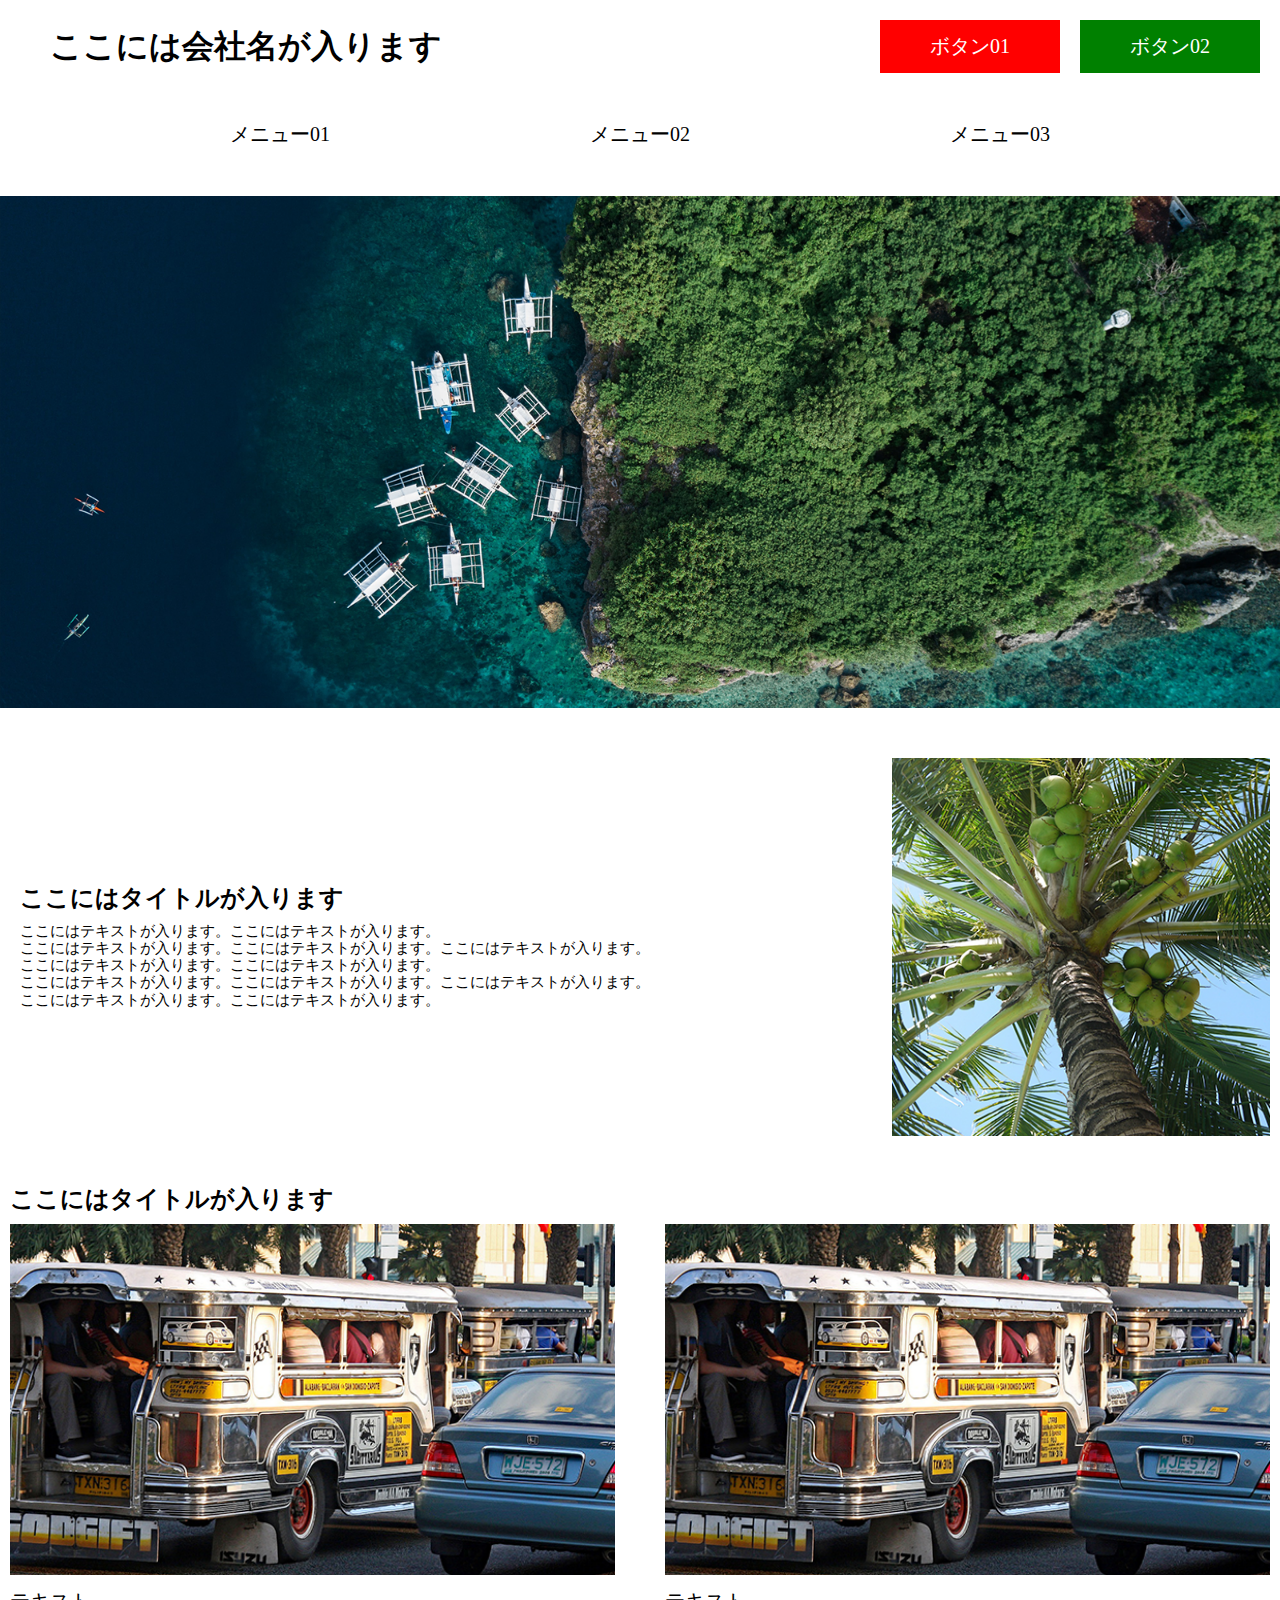
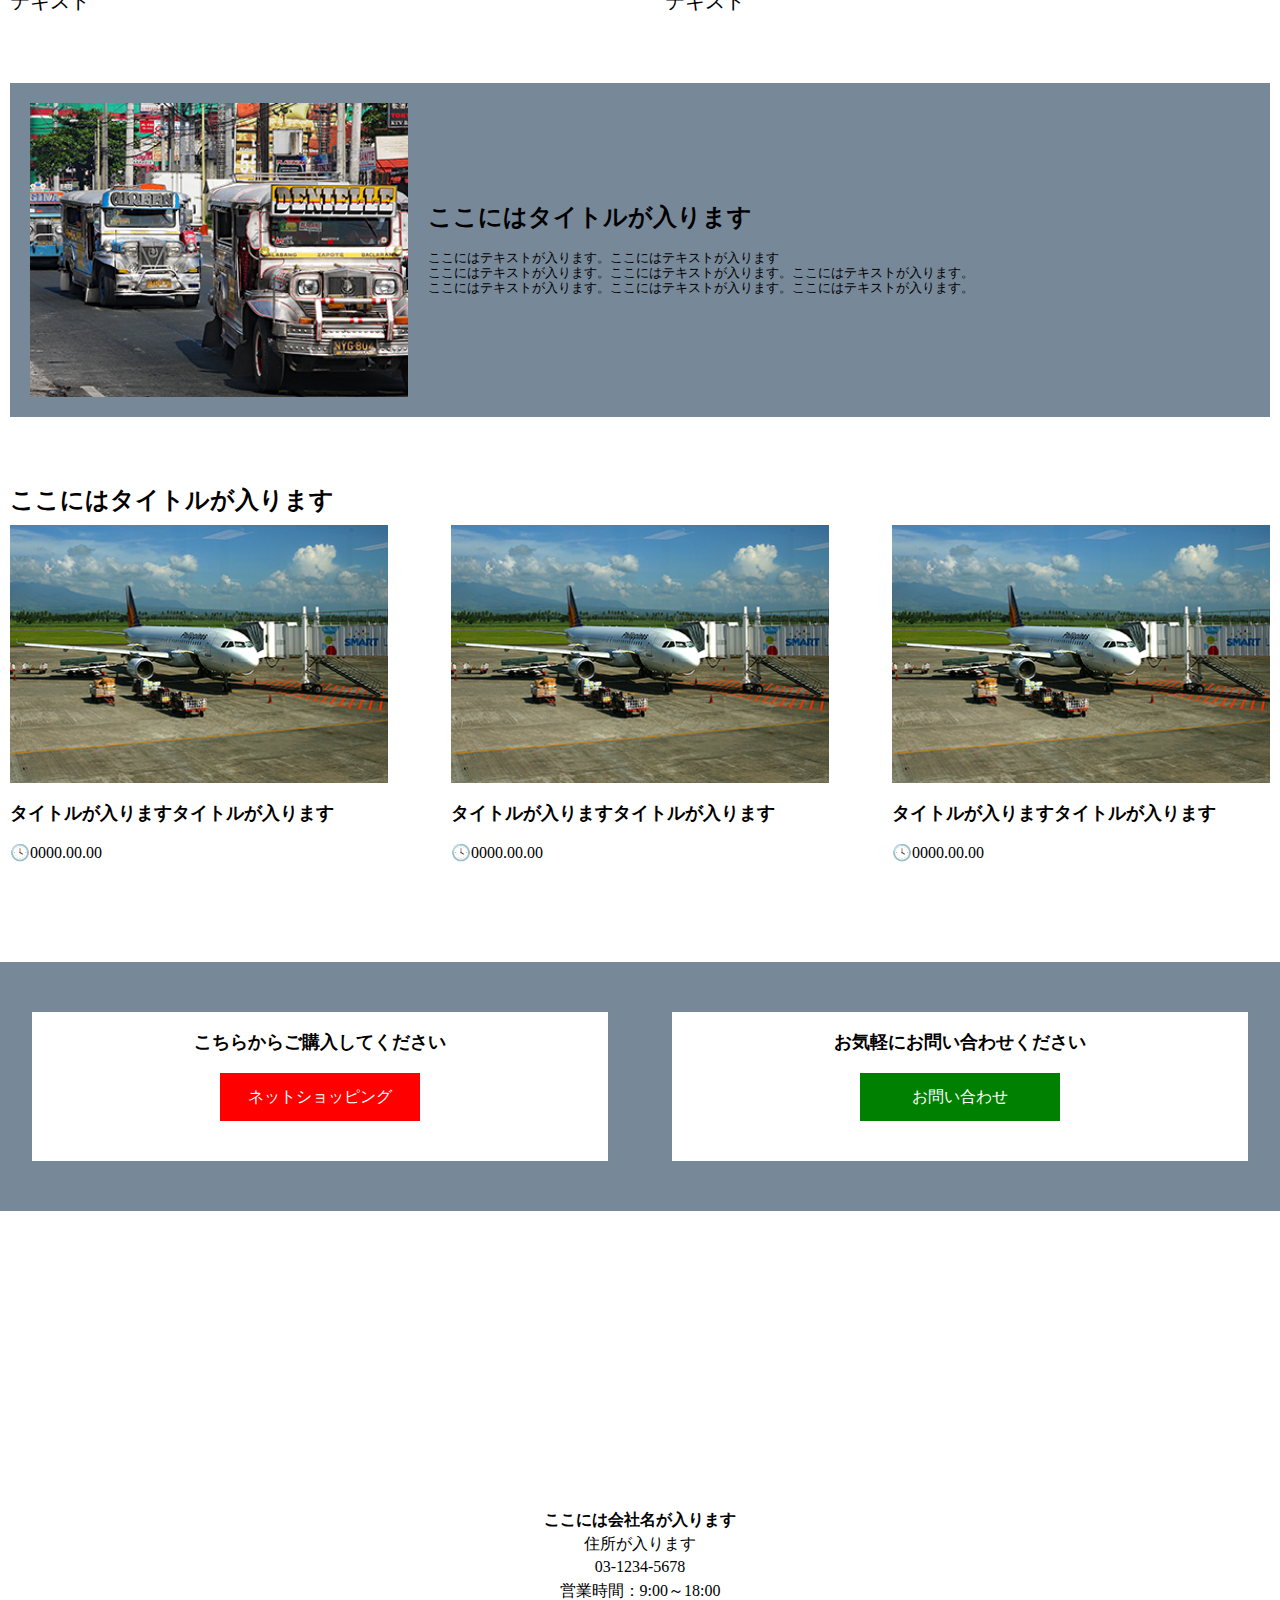
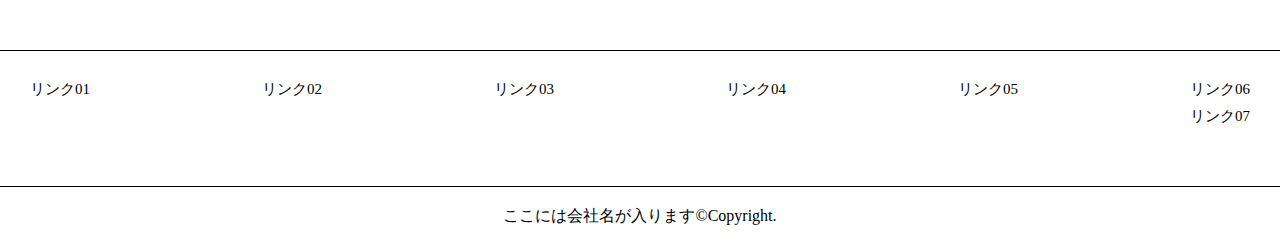
<file: index.html>
<!DOCTYPE html>
<html lang="ja">
<head>
  <meta charset="UTF-8">
  <meta name="viewport" content="width=device-width, initial-scale=1.0">
  <title>20_HP</title>
  <link rel="stylesheet" href="reset.css">
  <link rel="stylesheet" href="style.css">
</head>
<body>
  <header>
    <div class="sec_1">
    <a href="index.html"><h1>ここには会社名が入ります</h1></a>
      <ul>
      <a href=""><li class="button1">ボタン01</li></a>
      <a href=""><li class="button2">ボタン02</li></a>
      </ul>
    </div>
    <div class="sec_2">
      <a href=""><p>メニュー01</p></a>
      <a href=""><p>メニュー02</p></a>
      <a href=""><p>メニュー03</p></a>
    </div>
    <img src="mv.png" alt="">
  </header>
  <div class="sec_4">
    <div class="sec_3">
       <h2>ここにはタイトルが入ります</h2>
       <ul>
         <li>ここにはテキストが入ります。ここにはテキストが入ります。</li>
         <li>ここにはテキストが入ります。ここにはテキストが入ります。ここにはテキストが入ります。</li>
         <li>ここにはテキストが入ります。ここにはテキストが入ります。</li>
         <li>ここにはテキストが入ります。ここにはテキストが入ります。ここにはテキストが入ります。</li>
         <li>ここにはテキストが入ります。ここにはテキストが入ります。</li>
       </ul>
    </div>
    <img src="img_01.png" alt="">
  </div>
   <h3>ここにはタイトルが入ります</h3>
  <div class="sec_6">
     <div class="sec_5">
       <img src="img_02.png" alt="">
       <p>テキスト</p>
     </div>
     <div class="sec_5">
       <img src="img_02.png" alt="">
       <p>テキスト</p>
     </div>
  </div>
  <div class="sec_7">
     <img src="img_03.png" alt="">
     <div class="sec_8">
       <h2>ここにはタイトルが入ります</h2>
       <ul >
         <li>ここにはテキストが入ります。ここにはテキストが入ります</li>
         <li>ここにはテキストが入ります。ここにはテキストが入ります。ここにはテキストが入ります。</li>
         <li>ここにはテキストが入ります。ここにはテキストが入ります。ここにはテキストが入ります。</li>
       </ul>
     </div>
  </div>
    <h3>ここにはタイトルが入ります</h3>
  <div class="sec_10">
      <div class="sec_9">
        <img src="img_04.png" alt="">
        <h2>タイトルが入りますタイトルが入ります</h2>
        <p>🕓0000.00.00</p>
      </div>
      <div class="sec_9">
        <img src="img_04.png" alt="">
        <h2>タイトルが入りますタイトルが入ります</h2>
        <p>🕓0000.00.00</p>
      </div>
      <div class="sec_9">
        <img src="img_04.png" alt="">
        <h2>タイトルが入りますタイトルが入ります</h2>
        <p>🕓0000.00.00</p>
      </div>
  </div>
  <footer>
  <div class="sec_13">
      <div class="sec_11">
        <h2>こちらからご購入してください</h2>
        <a href=""><p>ネットショッピング</p></a>
      </div>
      <div class="sec_12">
        <h2>お気軽にお問い合わせください</h2>
        <a href="contac.html"><p>お問い合わせ</p></a>
      </div>
  </div>
    <div class="sec_14">
      <h4>ここには会社名が入ります</h4>
      <p>住所が入ります</p>
      <p>03-1234-5678</p>
      <p>営業時間：9:00～18:00</p>
    </div>
    <div class="sec_15">
      <ul>
        <li>リンク01</li>
        <li>リンク02</li>
        <li>リンク03</li>
        <li>リンク04</li>
        <li>リンク05</li>
        <li>リンク06</li>
        <li class="sec_22">リンク07</li>
      </ul>
    </div>
    <p>ここには会社名が入ります©Copyright.</p>
  </footer>
</body>
</html>
</file>
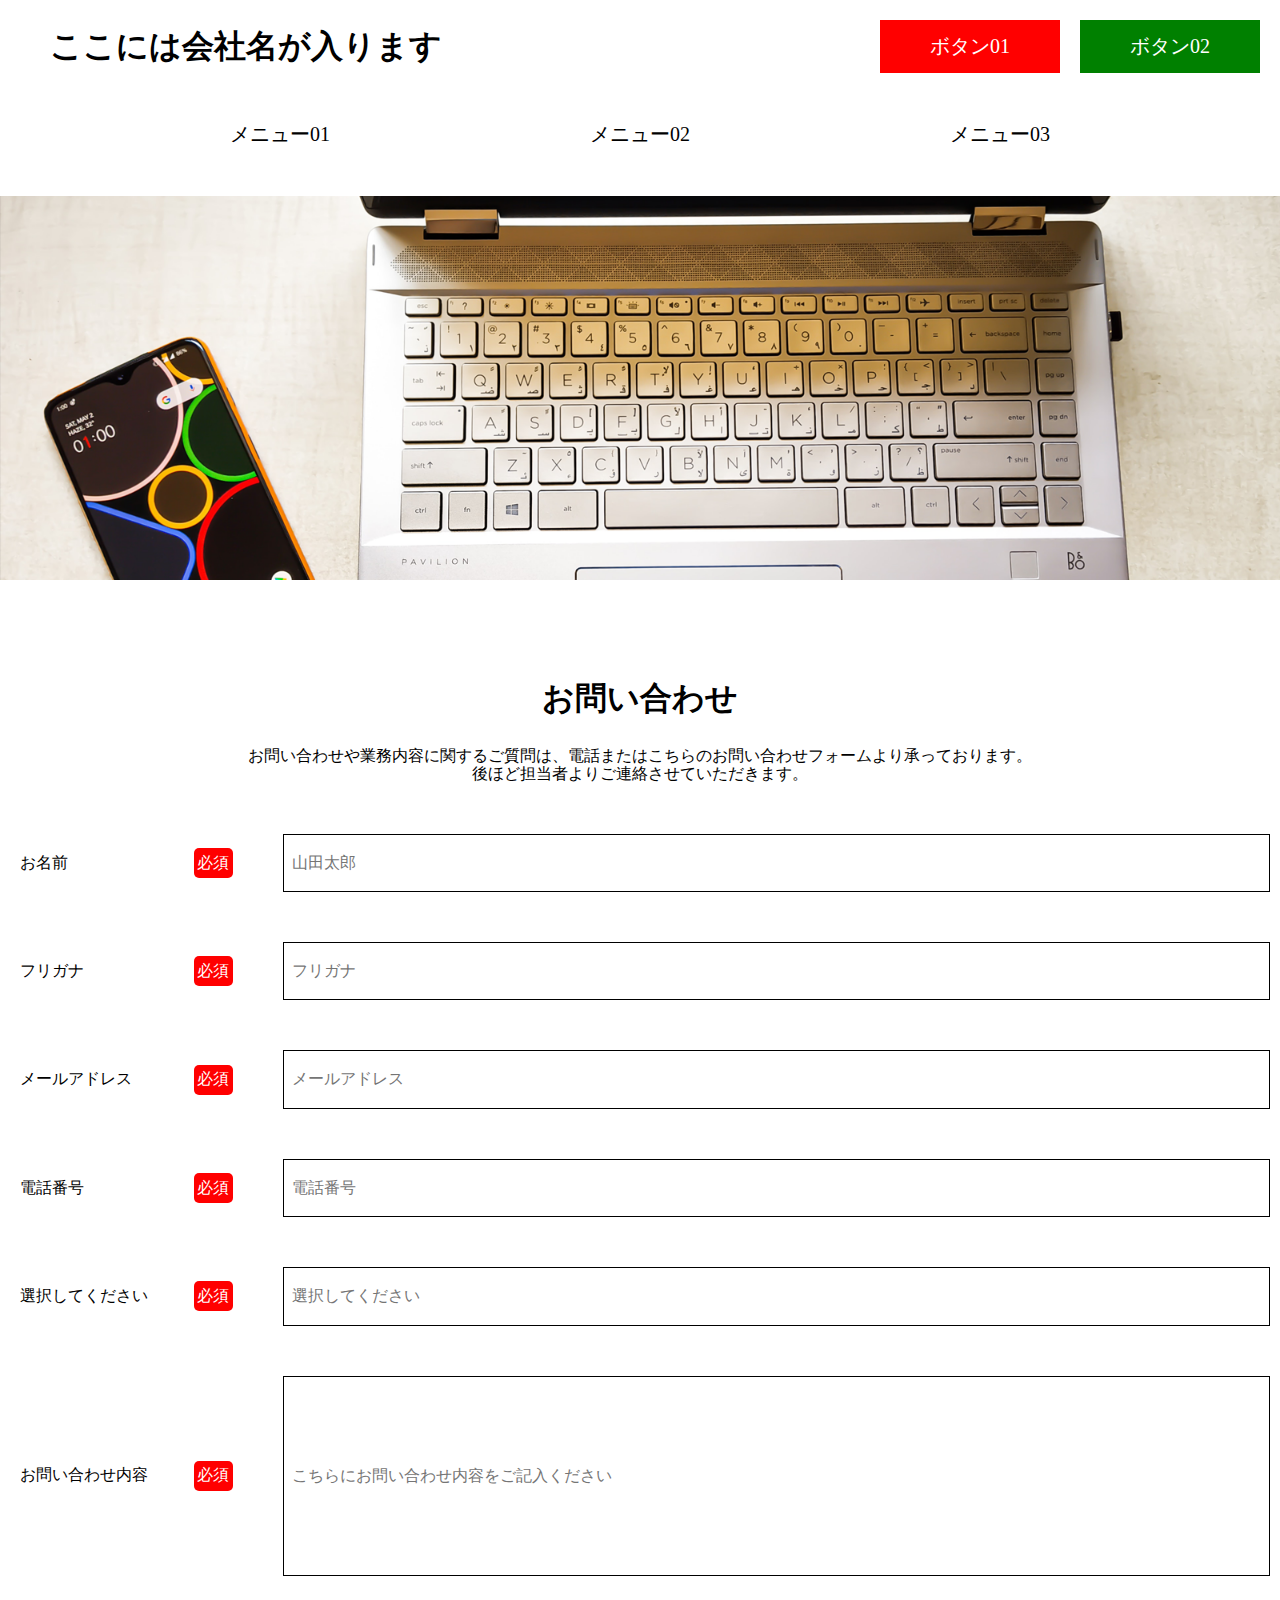
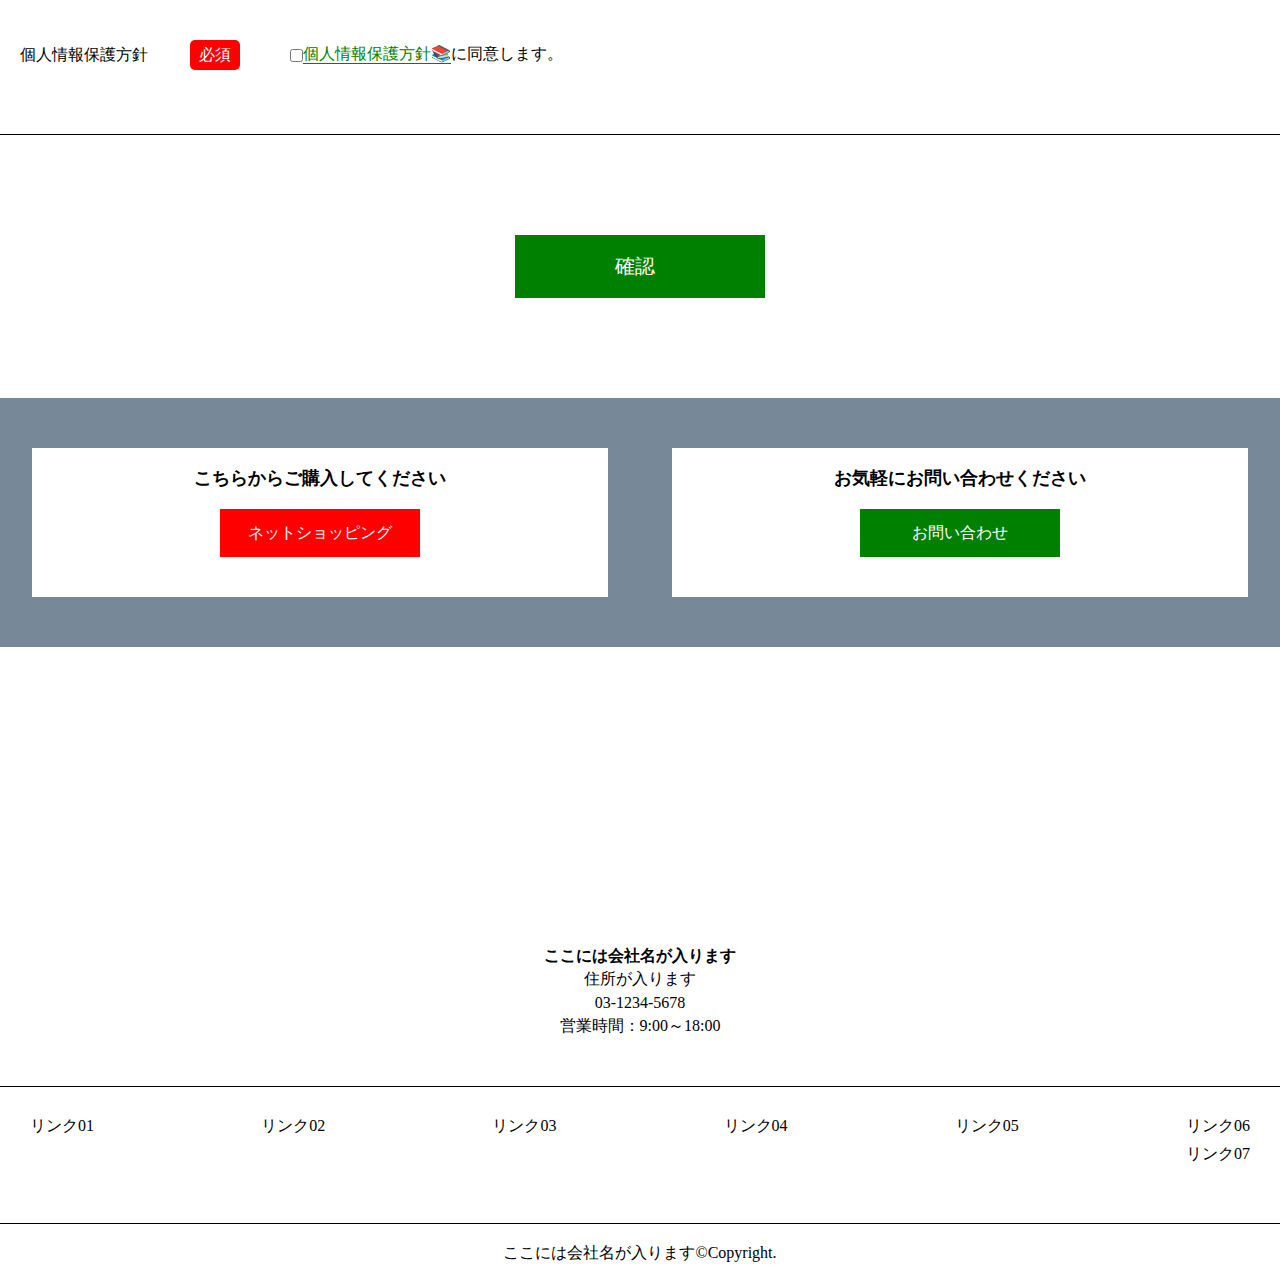
<file: contac.html>
<!DOCTYPE html>
<html lang="ja">
<head>
  <meta charset="UTF-8">
  <meta name="viewport" content="width=device-width, initial-scale=1.0">
  <title>Document</title>
  <link rel="stylesheet" href="reset.css">
  <link rel="stylesheet" href="contac.css">
</head>
<body>
  <header>
    <div class="sec_1">
      <a href="index.html"><h1>ここには会社名が入ります</h1></a>
      <ul>
      <a href=""><li class="button1">ボタン01</li></a>
      <a href=""><li class="button2">ボタン02</li></a>
      </ul>
    </div>
    <div class="sec_2">
      <a href=""><p>メニュー01</p></a>
      <a href=""><p>メニュー02</p></a>
      <a href=""><p>メニュー03</p></a>
    </div>
    <img src="mv2.png" alt="">
    <!-- <img src="mv.png" alt=""> -->
  </header>
  <div class="sec_16">
    <h1>お問い合わせ</h1>
    <p>お問い合わせや業務内容に関するご質問は、電話またはこちらのお問い合わせフォームより承っております。</p>
    <p>後ほど担当者よりご連絡させていただきます。</p>
  </div>
  <form action="" method="post">
    <div class="sec_17">
      <label for="name">お名前</label>
      <p class="sec_18">必須</p>
      <input type="name" id="name" name="name" placeholder="  山田太郎"required>
    </div>
    <div class="sec_17">
      <label for="name">フリガナ</label>
      <p class="sec_18">必須</p>
      <input type="name" id="name" name="name" placeholder="  フリガナ"required>
    </div>
    <div class="sec_17">
      <label for="name">メールアドレス</label>
      <p class="sec_18">必須</p>
      <input type="name" id="name" name="name" placeholder="  メールアドレス"required>
    </div>
    <div class="sec_17">
      <label for="name">電話番号</label>
      <p class="sec_18">必須</p> 
      <input type="name" id="name" name="name" placeholder="  電話番号"required>
    </div>
    <div class="sec_17">
      <label for="name">選択してください</label>
      <p class="sec_18">必須</p>
      <input type="name" id="name" name="name" placeholder="  選択してください"required>
    </div>
    <div class="sec_17">
      <label for="name">お問い合わせ内容</label>
      <p class="sec_18">必須</p>
      <input type="name" id="name2" name="name" placeholder="  こちらにお問い合わせ内容をご記入ください"required>
    </div>
    <div class="sec_21">
      <label for="checkbox">個人情報保護方針</label>
      <p class="sec_18">必須</p>
      <div class="sec_19">
        <p><input type="checkbox" id="checkbox" name="checkbox" placeholder="  お問い合わせ内容"required></p>
        <p class="sec_20"><a href="">個人情報保護方針📚</a></p>
        <p>に同意します。</p>
      </div>
    </div>
  </form>
  <a href=""><p class="button3">確認</p></a> 
  <footer>
    <div class="sec_13">
      <div class="sec_11">
        <h2>こちらからご購入してください</h2>
        <a href=""><p>ネットショッピング</p></a>
      </div>
      <div class="sec_12">
        <h2>お気軽にお問い合わせください</h2>
        <a href="contac.html"><p>お問い合わせ</p></a>
      </div>
    </div>
    <div class="sec_14">
      <h4>ここには会社名が入ります</h4>
      <p>住所が入ります</p>
      <p>03-1234-5678</p>
      <p>営業時間：9:00～18:00</p>
    </div>
    <div class="sec_15">
      <ul>
        <li>リンク01</li>
        <li>リンク02</li>
        <li>リンク03</li>
        <li>リンク04</li>
        <li>リンク05</li>
        <li>リンク06</li>
        <li class="sec_22">リンク07</li>
      </ul>
    </div>
    <p>ここには会社名が入ります©Copyright.</p>
  </footer>
</body>
</html>
</file>
<file: style.css>
body{
  justify-self: center;
}
.sec_1{
  display: flex;
  justify-content: space-between;
  align-items: anchor-center;
  margin: 20px;
  margin-left: 50px;
 }
.sec_1 ul{
  display: flex;
  gap: 20px;
}
.button1{
  background-color: red;
  color: white;
  font-size: 20px;
  padding: 15px 50px;
}
.button2{
  background-color: green;
  color: white;
  font-size: 20px;
  padding: 15px 50px;
}
.sec_2{
  display: flex;
  justify-content: space-around;
  margin: 50px 100px;
  font-size: 20px;
}
img{width: 100%;}
.sec_3{
  width: 70%;
  align-content: center;
  margin: 0 10px;
}
.sec_3 h2{
  margin-bottom: 10px;
  font-size: x-large;
}
ul{
  font-size: 15px;
}
.sec_4{
  display: flex;
  margin: 50px 10px;
}
.sec_4 img{
  width: 30%;
}
.sec_5{
  width: 48%;
}
.sec_5 h2{
  margin: 10px;
}
.sec_5 p{
  margin-top: 15px;
  font-size: 20px;
}
  /* .sec_5 img{
    width: 100%;
  }
} */
h3{
  margin: 0 10px;
  font-size: x-large;
}
.sec_6{
  display: flex;
  justify-content: space-between;
  margin: 10px;
}
.sec_7{
  display: flex;
  align-content: center;
  background-color:lightslategray;
  margin: 70px 10px;
}
.sec_7 h2{
  font-size: xx-large;
  margin-bottom: 20px;
}
.sec_7 ul{
  font-size:small;
}
.sec_7 img{
  width: 30%;
  margin: 20px;
}
.sec_8{
  align-content: center;
}
.sec_8 h2{
  font-size:  x-large;
}
.sec_9{
  width: 30%;
}
.sec_10{
  display: flex;
  justify-content: space-between;
  margin: 10px;
}
.sec_10 h2{
  margin: 20px 0;
  font-size: large;
  }
.sec_11{
  background-color: white;
  text-align: center;
  place-items: center;
  align-content: center;
  width: 45%;
  padding:20px 0;
}
.sec_11 h2{
  font-size: large;
  margin-bottom: 15px;
}
.sec_11 p{
  background-color: red;
  color: white;
  padding: 15px 0;
  width: 200px;
}
.sec_12{
  background-color: white;
  text-align: center;
  place-items: center;
  align-content: center;
  width: 45%;
  padding:20px 0;
}
.sec_12 h2{
  font-size: large;
  margin-bottom: 15px;
}
.sec_12 a{
  width: 60%;
}
.sec_12 p{
  background-color: green;
  color: white;
  padding: 15px 0;
  width: 200px;
}
.sec_13{
  display: flex;
  background-color: lightslategray;
  place-content: center;
  padding:50px 0;
  margin-top: 100px;
  justify-content: space-around;
}
.sec_14{
  place-items: anchor-center;
  margin-top: 300px;
}
.sec_14 p{
  margin: 5px;
}
.sec_15{
  border-top: solid 1px;
  margin-top: 50px;
  border-bottom: solid 1px;
  margin-bottom: 10px;
}
.sec_15 ul {
  display: flex;
  flex-wrap: wrap;
  justify-content: space-between;
  margin: 30px;
}
.sec_15 li {
  display: inline-block;
}
.sec_22{
  display: block;
  width: 100%;
  text-align-last: right;
  margin-top: 10px;
  margin-bottom: 30px;
}
footer p{
  justify-self: center;
  margin: 20px;
}
@media screen and (max-width:767px){
  .sec_1{
    flex-direction:column ;
    margin: 20px;
  }
  .sec_1 h1{
    font-size: x-large;
    margin-bottom: 20px;
  }
  .sec_1 li{
    font-size:small;
  }
  .sec_2{
    font-size:small;
    margin: 15px;
  }
  .sec_3{
    width: 100%;
    margin: 10px;
  }
  .sec_3 li{
    font-size:small;
  }
  .sec_4{
    flex-direction: column-reverse;
  }
  .sec_4 img{
    width: 100%;
  }
  .sec_6{
    flex-direction: column;
  }
  .sec_5{
    width: 100%;
    margin-bottom: 10px;
  }
  .sec_7{
    flex-direction: column;
  }
  .sec_7 img{
    width: 90%;
  }
  .sec_8 li{
    font-size:small;
  }
  .sec_9{
    width: 100%;
  }
  .sec_10{
    flex-direction: column;
  }
  .sec_11{
    width: 90%;
    margin-bottom: 20px;
  }
  .sec_12{
    width: 90%;
  }
  .sec_13{
    flex-direction: column;
    align-items: center;
  }
  .sec_15{
    flex-wrap: wrap;
  }
  .sec_15 li{
    font-size: small;
  }
  .sec_15 ul {
    margin: 10px;
  }
}
</file>
<file: contac.css>
body{
  justify-self: center;
}
.sec_1{
  display: flex;
  justify-content: space-between;
  align-items: anchor-center;
  margin: 20px;
  margin-left: 50px;
}
.sec_1 ul{
  display: flex;
  gap: 20px;
}
.button1{
  background-color: red;
  color: white;
  font-size: 20px;
  padding: 15px 50px;
}
.button2{
  background-color: green;
  color: white;
  font-size: 20px;
  padding: 15px 50px;
}
.sec_2{
  display: flex;
  justify-content: space-around;
  margin: 50px 100px;
  font-size: 20px;
}
img{width: 100%;}
.sec_11{
  background-color: white;
  text-align: center;
  place-items: center;
  align-content: center;
  width: 45%;
  padding:20px 0;
}
.sec_11 h2{
  font-size: large;
  margin-bottom: 15px;
}
.sec_11 p{
  background-color: red;
  color: white;
  padding: 15px 0;
  width: 200px;
}
.sec_12{
  background-color: white;
  text-align: center;
  place-items: center;
  align-content: center;
  width: 45%;
  padding:20px 0;
}
.sec_12 h2{
  font-size: large;
  margin-bottom: 15px;
}
.sec_12 p{
  background-color: green;
  color: white;
  padding: 15px 0;
  width: 200px;
}
.sec_13{
  display: flex;
  background-color: lightslategray;
  place-content: center;
  padding:50px 0;
  margin-top: 100px;
  justify-content: space-around;
}
.sec_14{
  place-items: anchor-center;
  margin-top: 300px;
}
.sec_14 p{
  margin: 5px;
}
.sec_15{
  border-top: solid 1px;
  margin-top: 50px;
  border-bottom: solid 1px;
  margin-bottom: 10px;
}
.sec_15 ul {
  display: flex;
  flex-wrap: wrap;
  justify-content: space-between;
  margin: 30px;
}
.sec_15 li {
  display: inline-block;
}
.sec_22{
  display: block;
  width: 100%;
  text-align-last: right;
  margin-top: 10px;
  margin-bottom: 30px;
}
footer p{
  justify-self: center;
  margin: 20px;
}
.sec_16{
  justify-items: center;
  text-align-last: center;
}
.sec_16 h1{
    margin: 100px 0 30px 0;
}
.sec_17{
  display: flex;
  margin-top: 50px;
}
.sec_17 label{
  margin: 20px;
  align-content: center;
  width: 200px;
}
.sec_17 #name{
  border: solid 1px;
  width: 100%;
  margin-right: 10px;
  }
.sec_17 #name2{
  border: solid 1px;
  height: 200px;
  width: 100%;
  margin-right: 10px;
}
.sec_18{
  margin-right: 50px;
  align-content: center;
  color: white;
  background-color: red;
  border-radius: 5px;
  height: 30px;
  width: 50px;
  align-self: center;
  text-align: center;
}
.sec_19{
  display: flex;
  align-self: center;
  margin-left: 0px;
}
.sec_20{
  color: green;
  border-bottom: solid 1px;
  align-self: center;
}
.sec_20 p{
  align-self: center;
}
.sec_21{
  display: flex;
  margin-top: 50px;
  border-bottom: solid 1px;
  padding-bottom: 50px;
}
.sec_21 label{
  margin: 20px;
  align-content: center;
  width: 150px; 
}
.button3{
  margin-top: 100px;
  background-color: green;
  color: white;
  padding: 20px 100px;
  font-size: 20px;
  width: 250px;
  place-self: center;
}
@media screen and (max-width:767px){
  .sec_1{
    flex-direction:column ;
    margin: 20px;
  }
  .sec_1 h1{
    font-size: x-large;
    margin-bottom: 20px;
  }
  .sec_1 li{
    font-size:small;
  }
  .sec_2{
    font-size:small;
    margin: 15px;
  }
  .sec_11{
    width: 90%;
    margin-bottom: 20px;
  }
  .sec_12{
    width: 90%;
  }
  .sec_13{
    flex-direction: column;
    align-items: center;
  }
  .sec_15{
    flex-wrap: wrap;
  }
  .sec_15 p{
    margin: 20px;
    font-size: small;
  }
  .sec_15 ul{
    margin: 10px;
    font-size: small;
  }
  .sec_22{
    margin: 10px;
    font-size: small;
    float: left;
  }
  .sec_16{
    margin: 10px;
  }
  .sec_16 p{
   font-size: 15px;
  }
  .sec_17{
    width: 100%;
    flex-wrap: wrap;
  }
  .sec_17 label{
    font-size: medium;
    margin: 10px;
    margin-right: 5px;
    width: auto;
  }
  .sec_18{
    margin-right: 5px;
    width: 50px;
  }
  .sec_21{
    font-size: medium;
    flex-wrap: wrap;
    margin: 10px;
  }
  .sec_21 label{
    font-size: medium;
    margin: 10px;
    width: auto;
  }
  .sec_17 #name {
    width: 100%;
    height: 50px;
    margin: 10px;
  }
  .sec_17 #name2 {
    width: 100%;
    padding-bottom: 150px;
    margin: 10px;
    font-size: medium;
  }
  .sec_14{
    margin-top: 100px;
  }
  .sec_22{
    margin: 10px 0;
  }
}
</file>
